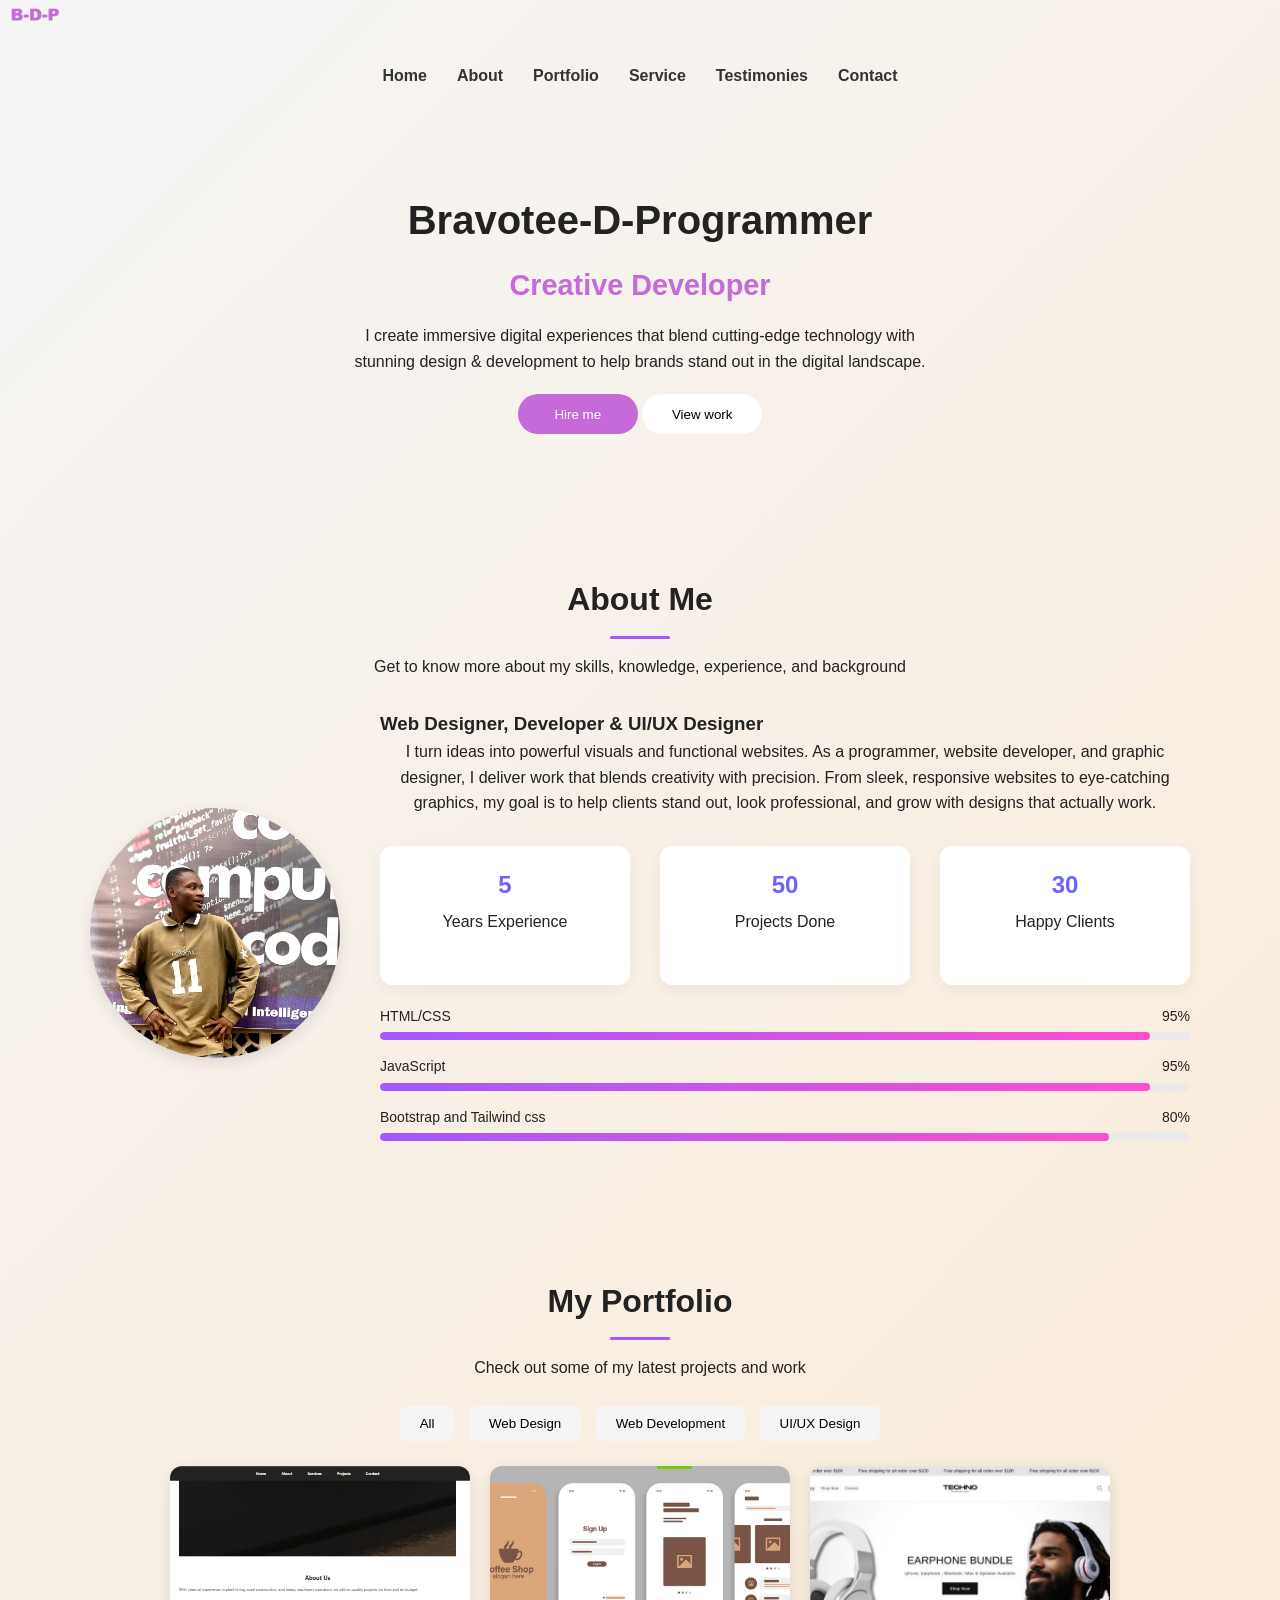
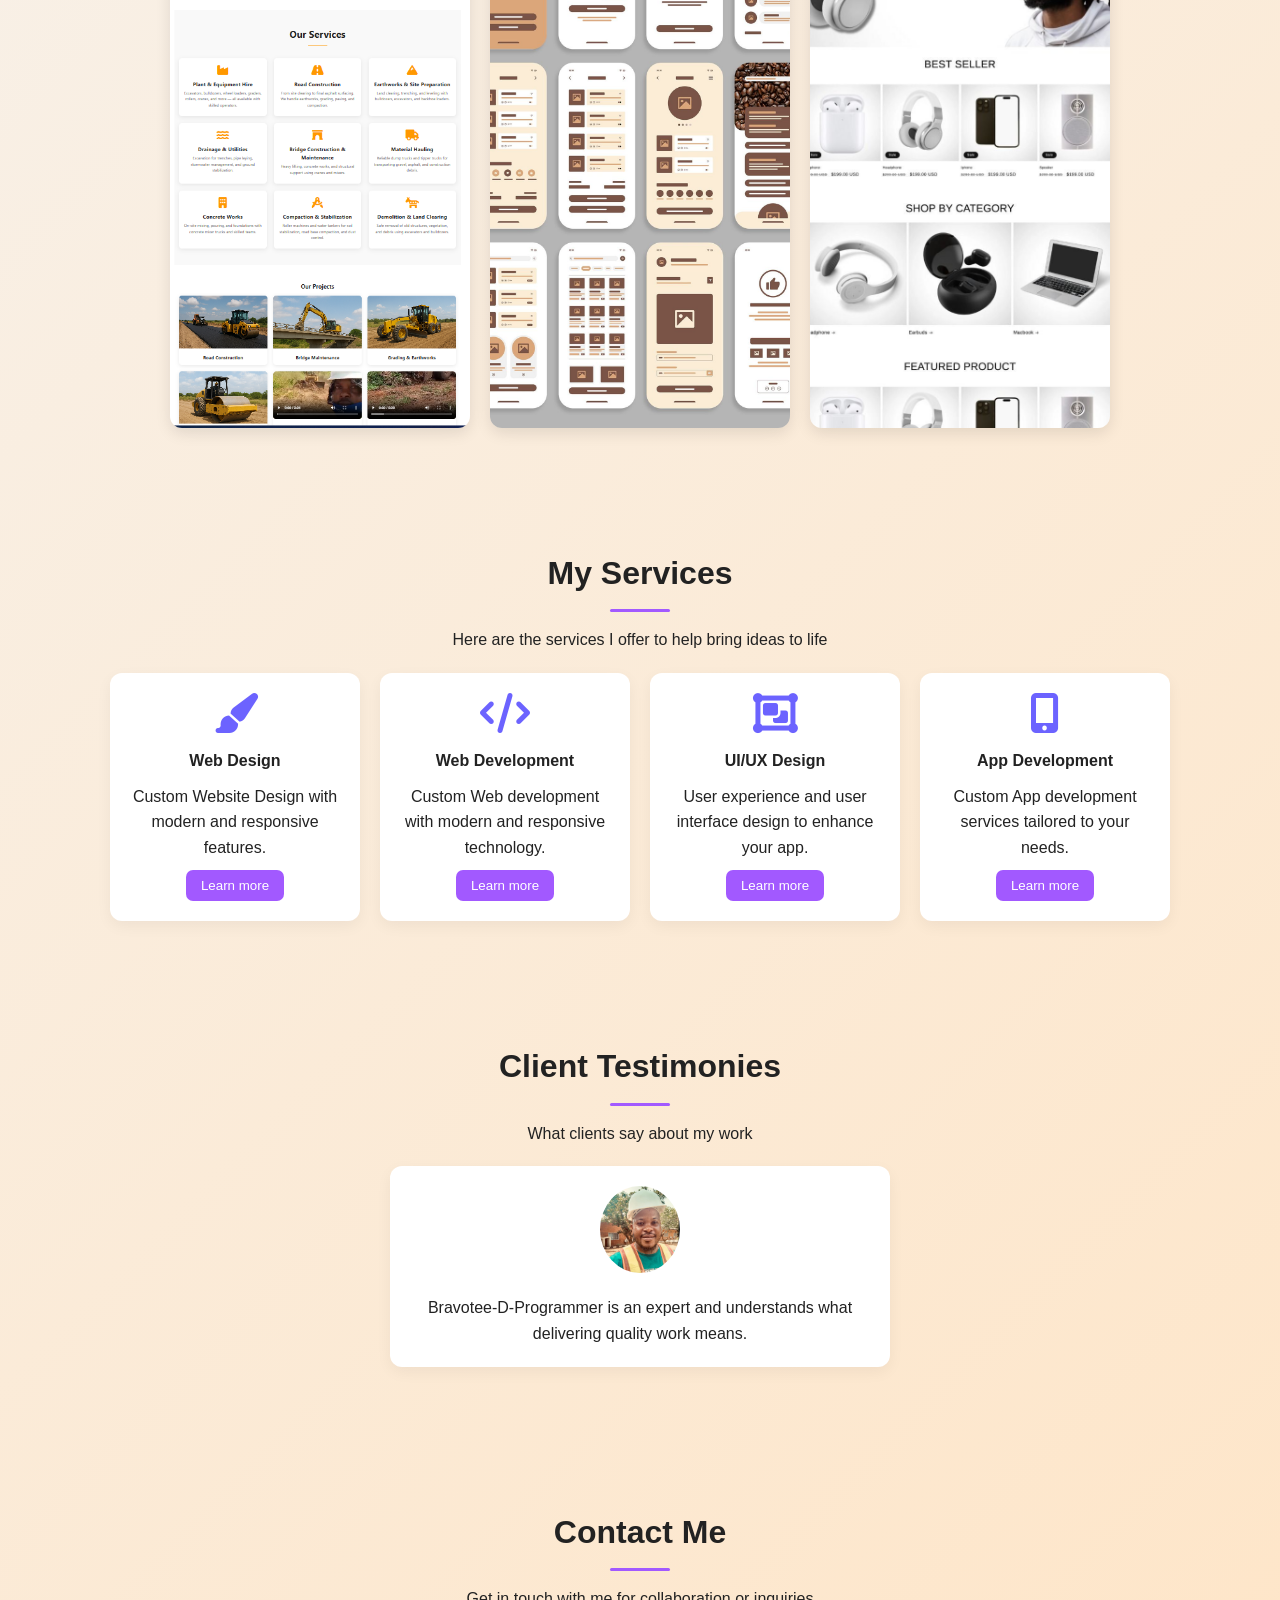
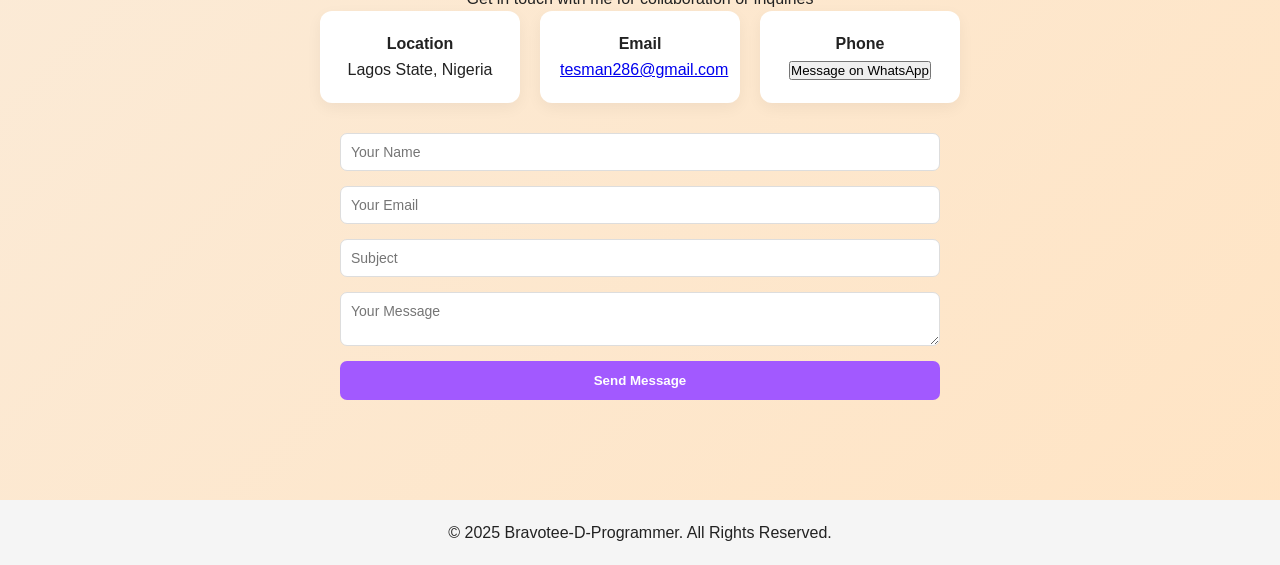
<file: index.html>
<!DOCTYPE html>
<html lang="en">
<head>
  <meta charset="UTF-8">
  <meta name="viewport" content="width=device-width, initial-scale=1.0">
  <title>Portfolio - Bravotee</title>
  <link rel="stylesheet" href="style.css">
  <link rel="stylesheet" href="https://cdnjs.cloudflare.com/ajax/libs/font-awesome/6.4.2/css/all.min.css">
</head>
</head>
<body>
  <img src="images/Picture2.png" style="width: 70px; height: 35px;">
  <!-- Navbar -->
  <nav class="navbar">
    <a href="index.html">Home</a>
    <a href="#abt">About</a>
    <a href="#prt">Portfolio</a>
    <a href="#service">Service</a>
    <a href="#testimonies">Testimonies</a>
    <a href="#contact">Contact</a>
  </nav>

  <!-- Hero Section -->
  <section class="hero">
    <h1>Bravotee-D-Programmer</h1>
    <h3>Creative Developer</h3>
    <p>
      I create immersive digital experiences that blend cutting-edge 
      technology with stunning design & development to help brands 
      stand out in the digital landscape.
    </p>
    <div class="hero-buttons">
      <a href="#contact"><button class="btn-primary">Hire me</button></a>
      <a href="#prt"><button class="btn-secondary">View work</button></a>
    </div>
  </section>

  <!-- About Section -->
  <section id="abt" class="about-section">
    <h2>About Me</h2>
    <p>Get to know more about my skills, knowledge, experience, and background</p>

    <div class="about">
      <img src="images/image.jpg" alt="Profile Picture">

      <div class="about-content">
        <h3>Web Designer, Developer & UI/UX Designer</h3>
        <p>
          I turn ideas into powerful visuals and functional websites. As a programmer, website developer, and graphic designer, I deliver work that blends creativity with precision. From sleek, responsive websites to eye-catching <br>graphics, my goal is to help clients stand out, look professional, and grow with designs that actually work.
        </p>

        <!-- Stats -->
        <div class="stats">
          <div class="stat-box">
            <h3>5</h3>
            <p>Years Experience</p>
          </div>
          <div class="stat-box">
            <h3>50</h3>
            <p>Projects Done</p>
          </div>
          <div class="stat-box">
            <h3>30</h3>
            <p>Happy Clients</p>
          </div>
        </div>

        <!-- Skills -->
        <div class="skills">
          <div class="skill">
            <div class="skill-name"><span>HTML/CSS</span><span>95%</span></div>
            <div class="progress"><div class="progress-bar" style="width: 95%"></div></div>
          </div>
          <div class="skill">
            <div class="skill-name"><span>JavaScript</span><span>95%</span></div>
            <div class="progress"><div class="progress-bar" style="width: 95%"></div></div>
          </div>
          <div class="skill">
            <div class="skill-name"><span>Bootstrap and Tailwind css</span><span>80%</span></div>
            <div class="progress"><div class="progress-bar" style="width: 90%"></div></div>
          </div>
        </div>
      </div>
    </div>
  </section>

  <!-- Portfolio Section -->
  <section id="prt" class="portfolio">
    <h2>My Portfolio</h2>
    <p>Check out some of my latest projects and work</p>

    <div class="portfolio-buttons">
      <button>All</button>
      <button>Web Design</button>
      <button>Web Development</button>
      <button>UI/UX Design</button>
    </div>

    <div class="portfolio-items">
      <img src="images/work 1.png" alt="Project 1">
      <img src="images/work 2.jpg" alt="Project 2">
      <img src="images/work 3.jpg" alt="Project 3">
    </div>
  </section>

  <!-- Services Section -->
 <!-- Services Section -->
<section id="service" class="services">
  <h2>My Services</h2>
  <p>Here are the services I offer to help bring ideas to life</p>

  <div class="service-cards">
    <div class="service-card">
      <i class="fa-solid fa-paintbrush"></i>
      <h6>Web Design</h6>
      <p>Custom Website Design with modern and responsive features.</p>
      <button>Learn more</button>
    </div>
    <div class="service-card">
      <i class="fa-solid fa-code"></i>
      <h6>Web Development</h6>
      <p>Custom Web development with modern and responsive technology.</p>
      <button>Learn more</button>
    </div>
    <div class="service-card">
      <i class="fa-solid fa-object-group"></i>
      <h6>UI/UX Design</h6>
      <p>User experience and user interface design to enhance your app.</p>
      <button>Learn more</button>
    </div>
    <div class="service-card">
      <i class="fa-solid fa-mobile-screen-button"></i>
      <h6>App Development</h6>
      <p>Custom App development services tailored to your needs.</p>
      <button>Learn more</button>
    </div>
  </div>
</section>

  <!-- Testimonies Section -->
  <section id="testimonies" class="testimonies">
    <h2>Client Testimonies</h2>
    <p>What clients say about my work</p>
    <div class="client-card">
      <img src="images/client.png" alt="Client">
      <p>Bravotee-D-Programmer is an expert and understands what delivering quality work means.</p>
    </div>
  </section>

  <!-- Contact Section -->
  <section id="contact" class="contact">
    <h2>Contact Me</h2>
    <p>Get in touch with me for collaboration or inquiries</p>

    <div class="contact-cards">
      <div class="contact-card">
        <h4>Location</h4>
        <p>Lagos State, Nigeria</p>
      </div>
      <div class="contact-card">
        <h4>Email</h4>
        <a href="mailto:tesman286.com?subject=Project%20Inquiry&body=Hello%20Bravotee,%20I%20would%20like%20to%20work%20with%20you." target="_blank">
  tesman286@gmail.com
</a>

      </div>
      <div class="contact-card">
        <h4>Phone</h4>
        <a href="https://wa.me/2348162456460?text=Hi%20I%20am%20interested%20in%20your%20Web%20Design%20service" target="_blank">
  <button>Message on WhatsApp</button>
</a>

      </div>
    </div>

  <form action="https://formspree.io/f/YOUR_FORM_ID" method="POST" class="contact-form">
  <input type="text" name="name" placeholder="Your Name" required>
  <input type="email" name="email" placeholder="Your Email" required>
  <input type="text" name="subject" placeholder="Subject" required>
  <textarea name="message" placeholder="Your Message" required></textarea>

  <!-- Optional hidden spam trap -->
  <input type="text" name="_honeypot" style="display:none">

  <!-- 🔹 Redirects after submit -->
  <input type="hidden" name="_redirect" value="https://yourdomain.com/thanks.html">

  <!-- Submit button stays last -->
  <button type="submit">Send Message</button>
</form>

  </section>

  <footer>
    <p>© 2025 Bravotee-D-Programmer. All Rights Reserved.</p>
  </footer>
</body>
</html>
</file>
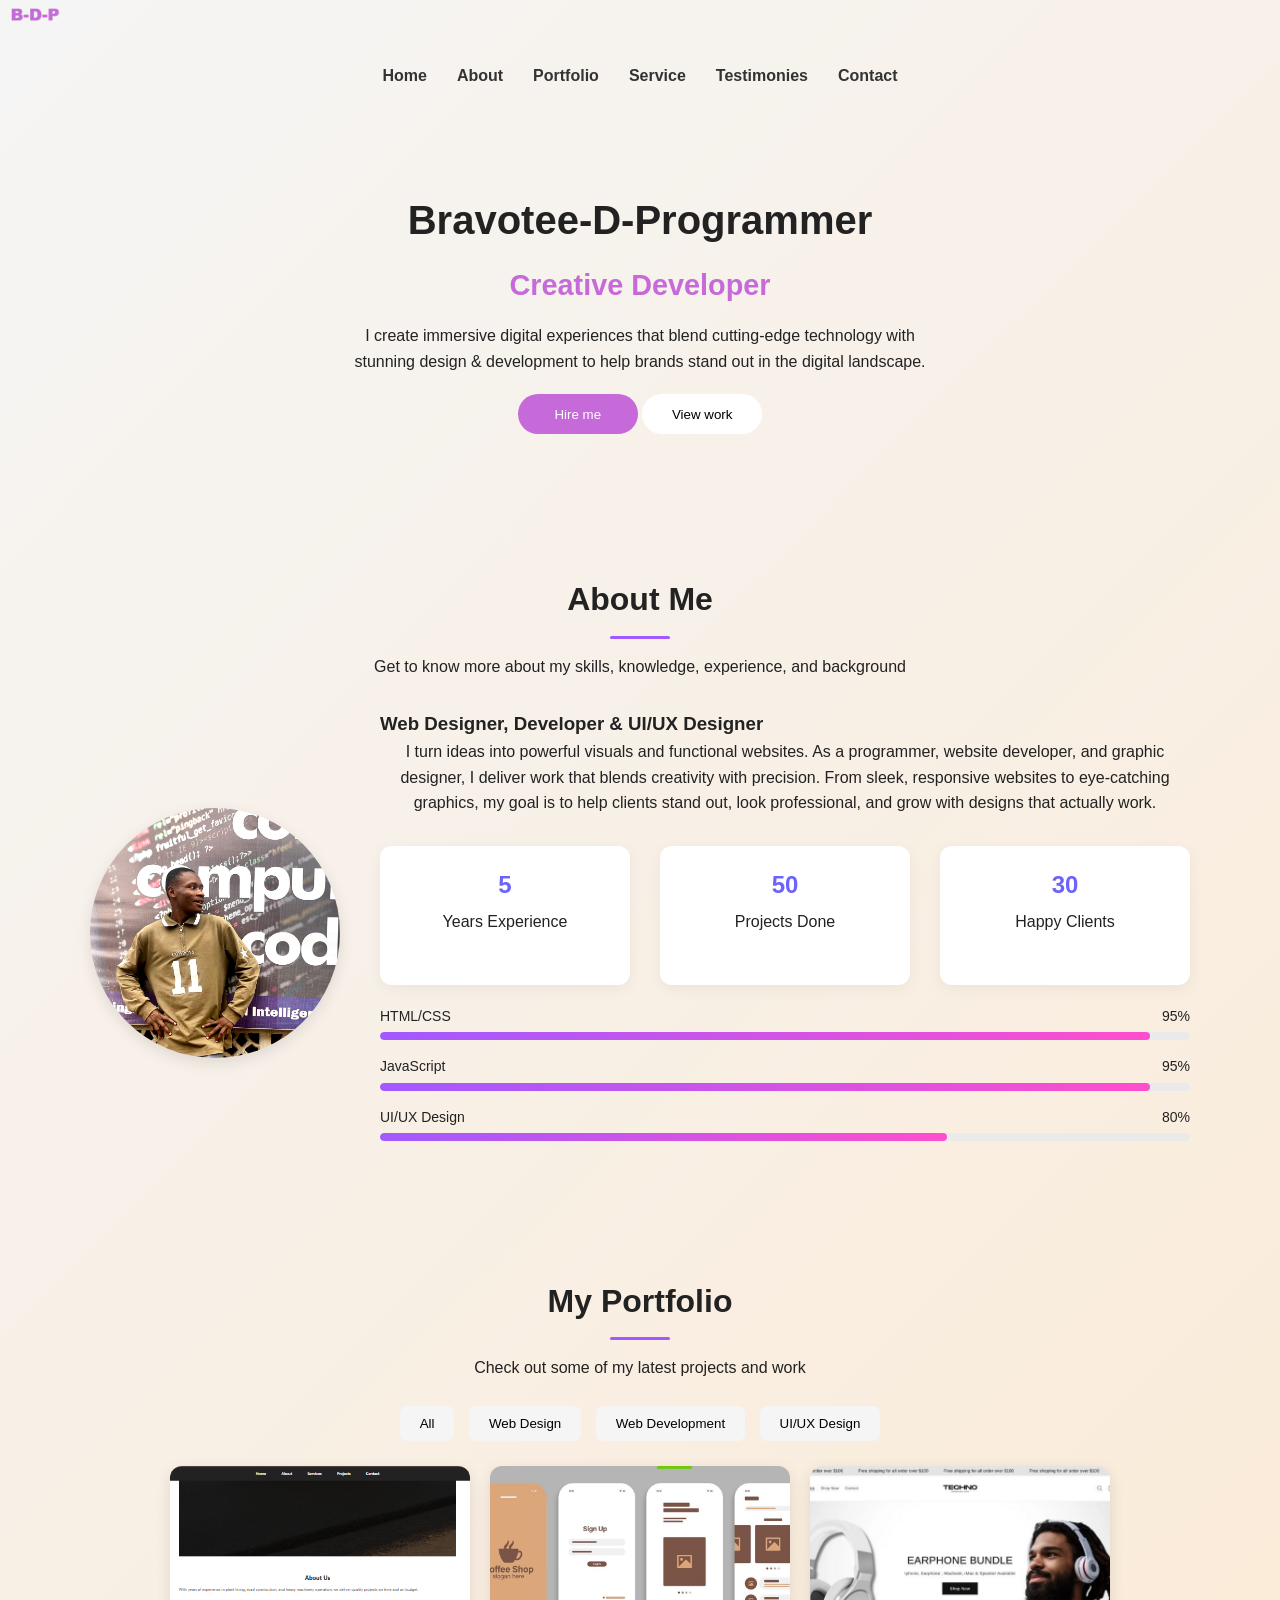
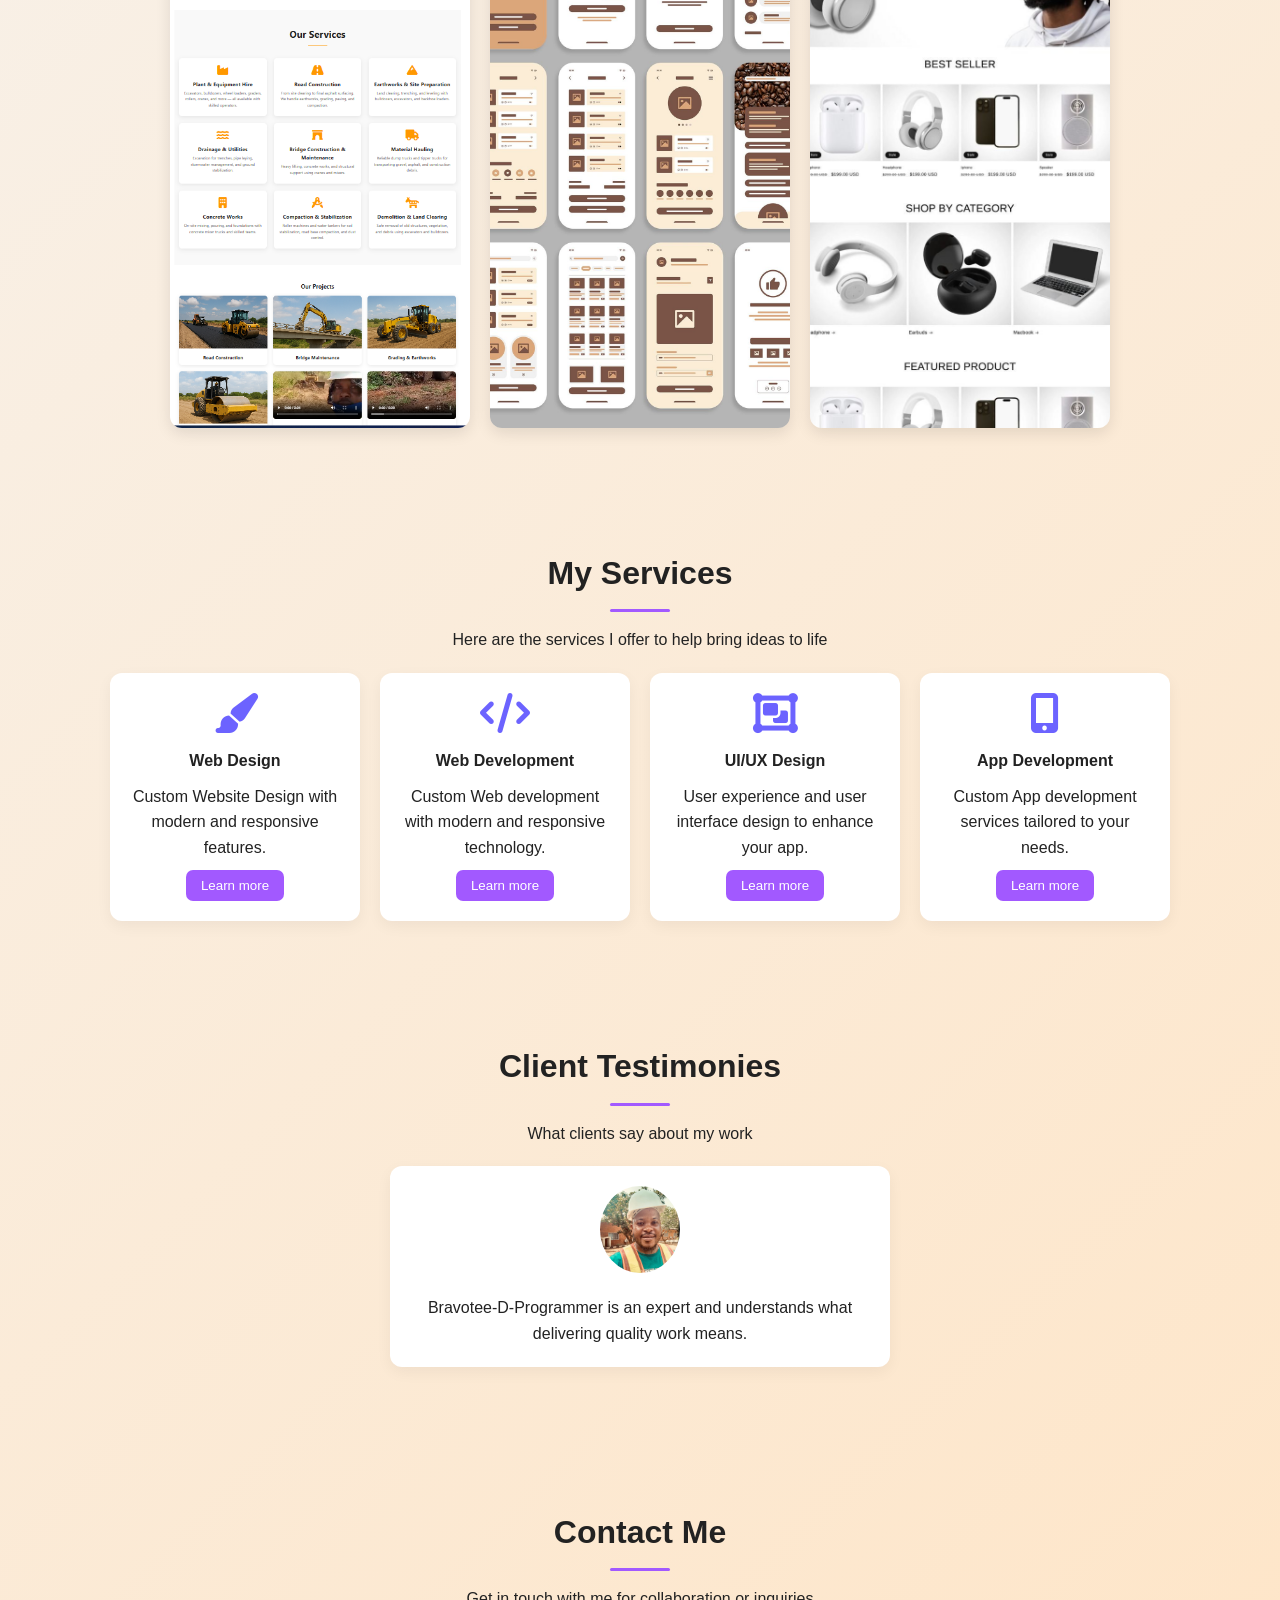
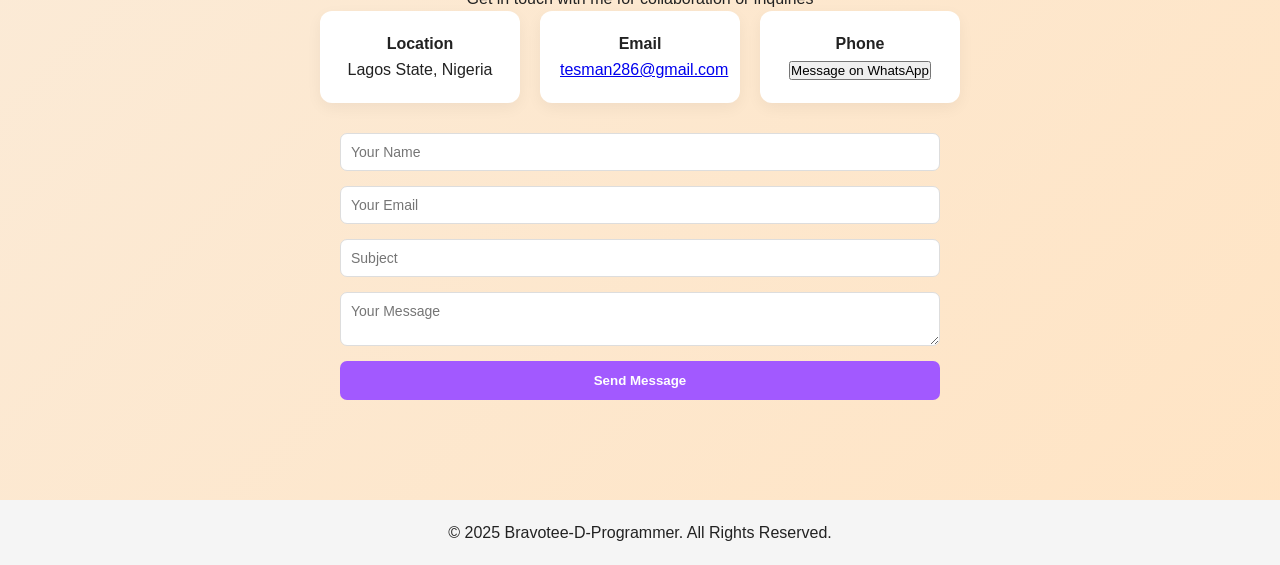
<file: PROFESSIONAL/index.html>
<!DOCTYPE html>
<html lang="en">
<head>
  <meta charset="UTF-8">
  <meta name="viewport" content="width=device-width, initial-scale=1.0">
  <title>Portfolio - Bravotee</title>
  <link rel="stylesheet" href="style.css">
  <link rel="stylesheet" href="https://cdnjs.cloudflare.com/ajax/libs/font-awesome/6.4.2/css/all.min.css">
</head>
</head>
<body>
  <img src="images/Picture2.png" style="width: 70px; height: 35px;">
  <!-- Navbar -->
  <nav class="navbar">
    <a href="index.html">Home</a>
    <a href="#abt">About</a>
    <a href="#prt">Portfolio</a>
    <a href="#service">Service</a>
    <a href="#testimonies">Testimonies</a>
    <a href="#contact">Contact</a>
  </nav>

  <!-- Hero Section -->
  <section class="hero">
    <h1>Bravotee-D-Programmer</h1>
    <h3>Creative Developer</h3>
    <p>
      I create immersive digital experiences that blend cutting-edge 
      technology with stunning design & development to help brands 
      stand out in the digital landscape.
    </p>
    <div class="hero-buttons">
      <a href="#contact"><button class="btn-primary">Hire me</button></a>
      <a href="#prt"><button class="btn-secondary">View work</button></a>
    </div>
  </section>

  <!-- About Section -->
  <section id="abt" class="about-section">
    <h2>About Me</h2>
    <p>Get to know more about my skills, knowledge, experience, and background</p>

    <div class="about">
      <img src="images/image.jpg" alt="Profile Picture">

      <div class="about-content">
        <h3>Web Designer, Developer & UI/UX Designer</h3>
        <p>
          I turn ideas into powerful visuals and functional websites. As a programmer, website developer, and graphic designer, I deliver work that blends creativity with precision. From sleek, responsive websites to eye-catching <br>graphics, my goal is to help clients stand out, look professional, and grow with designs that actually work.
        </p>

        <!-- Stats -->
        <div class="stats">
          <div class="stat-box">
            <h3>5</h3>
            <p>Years Experience</p>
          </div>
          <div class="stat-box">
            <h3>50</h3>
            <p>Projects Done</p>
          </div>
          <div class="stat-box">
            <h3>30</h3>
            <p>Happy Clients</p>
          </div>
        </div>

        <!-- Skills -->
        <div class="skills">
          <div class="skill">
            <div class="skill-name"><span>HTML/CSS</span><span>95%</span></div>
            <div class="progress"><div class="progress-bar" style="width: 95%"></div></div>
          </div>
          <div class="skill">
            <div class="skill-name"><span>JavaScript</span><span>95%</span></div>
            <div class="progress"><div class="progress-bar" style="width: 95%"></div></div>
          </div>
          <div class="skill">
            <div class="skill-name"><span>UI/UX Design</span><span>80%</span></div>
            <div class="progress"><div class="progress-bar" style="width: 70%"></div></div>
          </div>
        </div>
      </div>
    </div>
  </section>

  <!-- Portfolio Section -->
  <section id="prt" class="portfolio">
    <h2>My Portfolio</h2>
    <p>Check out some of my latest projects and work</p>

    <div class="portfolio-buttons">
      <button>All</button>
      <button>Web Design</button>
      <button>Web Development</button>
      <button>UI/UX Design</button>
    </div>

    <div class="portfolio-items">
      <img src="images/work 1.png" alt="Project 1">
      <img src="images/work 2.jpg" alt="Project 2">
      <img src="images/work 3.jpg" alt="Project 3">
    </div>
  </section>

  <!-- Services Section -->
 <!-- Services Section -->
<section id="service" class="services">
  <h2>My Services</h2>
  <p>Here are the services I offer to help bring ideas to life</p>

  <div class="service-cards">
    <div class="service-card">
      <i class="fa-solid fa-paintbrush"></i>
      <h6>Web Design</h6>
      <p>Custom Website Design with modern and responsive features.</p>
      <button>Learn more</button>
    </div>
    <div class="service-card">
      <i class="fa-solid fa-code"></i>
      <h6>Web Development</h6>
      <p>Custom Web development with modern and responsive technology.</p>
      <button>Learn more</button>
    </div>
    <div class="service-card">
      <i class="fa-solid fa-object-group"></i>
      <h6>UI/UX Design</h6>
      <p>User experience and user interface design to enhance your app.</p>
      <button>Learn more</button>
    </div>
    <div class="service-card">
      <i class="fa-solid fa-mobile-screen-button"></i>
      <h6>App Development</h6>
      <p>Custom App development services tailored to your needs.</p>
      <button>Learn more</button>
    </div>
  </div>
</section>

  <!-- Testimonies Section -->
  <section id="testimonies" class="testimonies">
    <h2>Client Testimonies</h2>
    <p>What clients say about my work</p>
    <div class="client-card">
      <img src="images/client.png" alt="Client">
      <p>Bravotee-D-Programmer is an expert and understands what delivering quality work means.</p>
    </div>
  </section>

  <!-- Contact Section -->
  <section id="contact" class="contact">
    <h2>Contact Me</h2>
    <p>Get in touch with me for collaboration or inquiries</p>

    <div class="contact-cards">
      <div class="contact-card">
        <h4>Location</h4>
        <p>Lagos State, Nigeria</p>
      </div>
      <div class="contact-card">
        <h4>Email</h4>
        <a href="mailto:tesman286.com?subject=Project%20Inquiry&body=Hello%20Bravotee,%20I%20would%20like%20to%20work%20with%20you." target="_blank">
  tesman286@gmail.com
</a>

      </div>
      <div class="contact-card">
        <h4>Phone</h4>
        <a href="https://wa.me/2348162456460?text=Hi%20I%20am%20interested%20in%20your%20Web%20Design%20service" target="_blank">
  <button>Message on WhatsApp</button>
</a>

      </div>
    </div>

  <form action="https://formspree.io/f/YOUR_FORM_ID" method="POST" class="contact-form">
  <input type="text" name="name" placeholder="Your Name" required>
  <input type="email" name="email" placeholder="Your Email" required>
  <input type="text" name="subject" placeholder="Subject" required>
  <textarea name="message" placeholder="Your Message" required></textarea>

  <!-- Optional hidden spam trap -->
  <input type="text" name="_honeypot" style="display:none">

  <!-- 🔹 Redirects after submit -->
  <input type="hidden" name="_redirect" value="https://yourdomain.com/thanks.html">

  <!-- Submit button stays last -->
  <button type="submit">Send Message</button>
</form>

  </section>

  <footer>
    <p>© 2025 Bravotee-D-Programmer. All Rights Reserved.</p>
  </footer>
</body>
</html>
</file>
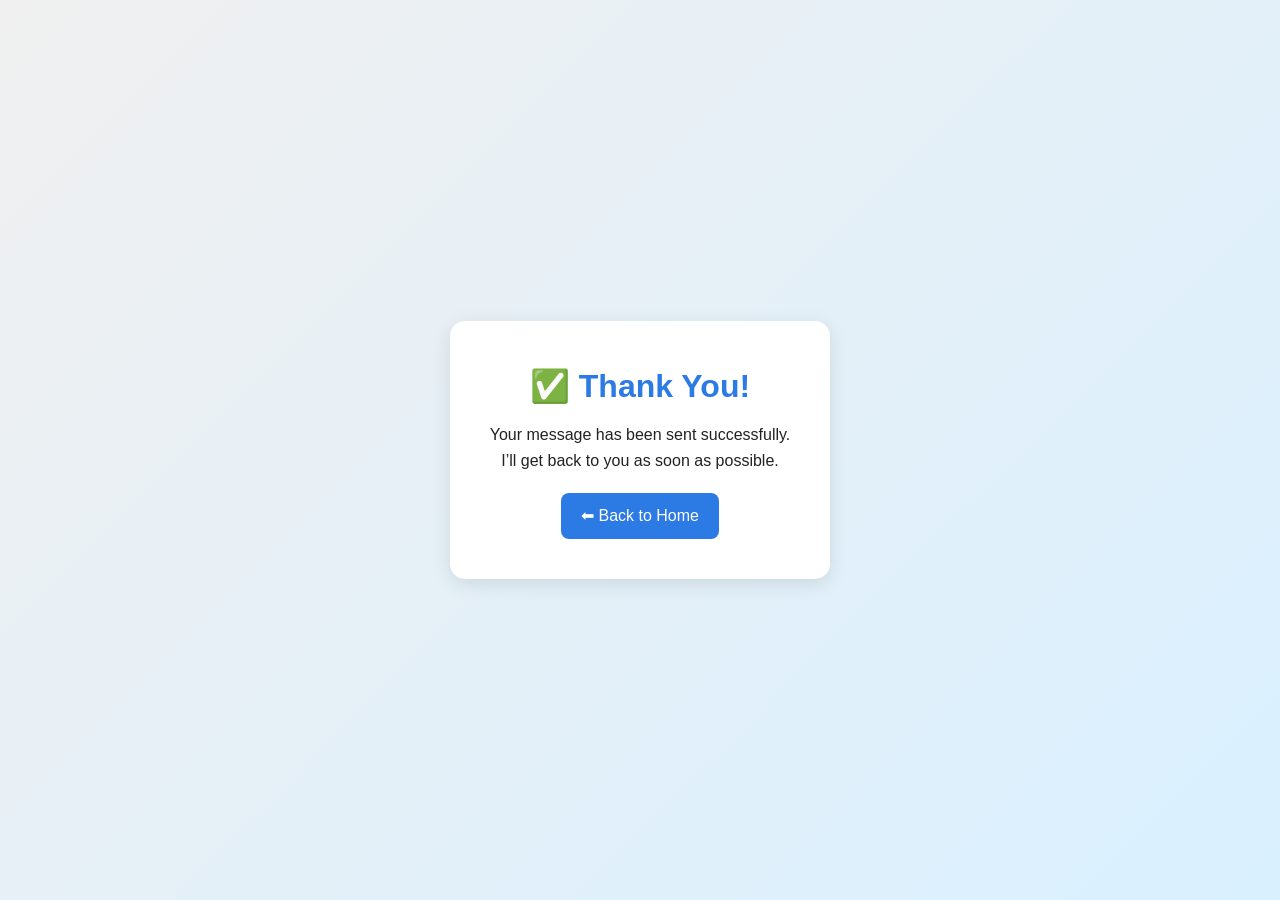
<file: thanks.html>
<!DOCTYPE html>
<html lang="en">
<head>
  <meta charset="UTF-8">
  <meta name="viewport" content="width=device-width, initial-scale=1.0">
  <title>Message Sent</title>
  <link rel="stylesheet" href="style.css">
  <style>
    body {
      display: flex;
      justify-content: center;
      align-items: center;
      height: 100vh;
      text-align: center;
      background: linear-gradient(135deg, #f0f0f0, #d9f0ff);
      font-family: Arial, sans-serif;
    }
    .thankyou {
      background: white;
      padding: 40px;
      border-radius: 15px;
      box-shadow: 0 5px 20px rgba(0,0,0,0.1);
      max-width: 400px;
    }
    .thankyou h1 {
      color: #2c7be5;
      margin-bottom: 10px;
    }
    .thankyou p {
      margin-bottom: 20px;
    }
    .thankyou a {
      display: inline-block;
      padding: 10px 20px;
      background: #2c7be5;
      color: white;
      border-radius: 8px;
      text-decoration: none;
      transition: background 0.3s;
    }
    .thankyou a:hover {
      background: #1a5bb8;
    }
  </style>
</head>
<body>
  <div class="thankyou">
    <h1>✅ Thank You!</h1>
    <p>Your message has been sent successfully.<br>
    I’ll get back to you as soon as possible.</p>
    <a href="index.html">⬅ Back to Home</a>
  </div>
</body>
</html>
</file>
<file: style.css>
/* === Global Reset === */
* {
  margin: 0;
  padding: 0;
  box-sizing: border-box;
  font-family: "Segoe UI", Tahoma, Geneva, Verdana, sans-serif;
}

body {
  background: linear-gradient(135deg, whitesmoke 0%, bisque 100%);
  color: #222;
  line-height: 1.6;
}

/* === Navbar === */
.navbar {
  display: flex;
  justify-content: center;
  gap: 30px;
  padding: 20px;
  background: transparent;
  font-weight: bold;
}

.navbar a {
  text-decoration: none;
  color: #333;
  transition: color 0.3s;
}

.navbar a:hover {
  color: #a259ff;
}

/* === Hero Section === */
.hero {
  text-align: center;
  padding: 80px 20px;
}

.hero h1 {
  font-size: 2.5rem;
}

.hero h3 {
  font-size: 1.8rem;
  color: rgb(198, 105, 217);
  margin: 10px 0;
}

.hero p {
  margin: 15px 0;
  max-width: 600px;
  margin-inline: auto;
}

.hero-buttons {
  margin-top: 20px;
}

.hero button {
  border-radius: 30px;
  height: 40px;
  width: 120px;
  border: none;
  cursor: pointer;
  transition: 0.3s;
}

.btn-primary {
  background: rgb(198, 105, 217);
  color: #fff;
}

.btn-primary:hover {
  background: #a259ff;
}

.btn-secondary {
  background: #fff;
  border: 2px solid rgb(198, 105, 217);
}

.btn-secondary:hover {
  background: rgb(198, 105, 217);
  color: #fff;
}

/* === Section Titles === */
h2 {
  text-align: center;
  font-size: 2rem;
  margin-bottom: 15px;
  position: relative;
}

h2::after {
  content: "";
  display: block;
  margin: 10px auto;
  width: 60px;
  height: 3px;
  background: #a259ff;
  border-radius: 5px;
}

/* === About Section === */
.about-section {
  padding: 60px 20px;
}

.about-section p {
  text-align: center;
  margin-bottom: 30px;
}

.about {
  display: flex;
  align-items: center;
  justify-content: space-between;
  gap: 40px;
  flex-wrap: wrap;
  max-width: 1100px;
  margin: auto;
}

.about img {
  width: 250px;
  height: 250px;
  object-fit: cover;
  border-radius: 50%;
  box-shadow: 0px 5px 15px rgba(0,0,0,0.1);
}

.about-content {
  flex: 1;
}

/* === Stats === */
.stats {
  display: flex;
  gap: 30px;
  margin: 20px 0;
  flex-wrap: wrap;
}

.stat-box {
  background: #fff;
  padding: 20px;
  border-radius: 12px;
  box-shadow: 0px 4px 15px rgba(0,0,0,0.05);
  text-align: center;
  flex: 1;
}

.stat-box h3 {
  font-size: 1.5rem;
  color: #6c63ff;
  margin-bottom: 5px;
}

/* === Skills === */
.skills {
  margin-top: 20px;
}

.skill {
  margin-bottom: 15px;
}

.skill-name {
  display: flex;
  justify-content: space-between;
  margin-bottom: 5px;
  font-size: 14px;
}

.progress {
  background: #eaeaea;
  height: 8px;
  border-radius: 10px;
  overflow: hidden;
}

.progress-bar {
  height: 100%;
  border-radius: 10px;
  background: linear-gradient(90deg, #a259ff, #ff4ecd);
}

/* === Portfolio Section === */
.portfolio {
  padding: 60px 20px;
  text-align: center;
}

.portfolio-buttons {
  margin: 20px 0;
}

.portfolio-buttons button {
  border: none;
  padding: 10px 20px;
  margin: 5px;
  border-radius: 7px;
  background: #f5f5f5;
  cursor: pointer;
  transition: 0.3s;
}

.portfolio-buttons button:hover {
  background: #a259ff;
  color: #fff;
}

.portfolio-items {
  display: flex;
  gap: 20px;
  flex-wrap: wrap;
  justify-content: center;
}

.portfolio-items img {
  width: 300px;
  border-radius: 12px;
  box-shadow: 0px 5px 15px rgba(0,0,0,0.1);
  object-fit: cover;
}

/* === Services === */
.services {
  padding: 60px 20px;
  text-align: center;
}

.service-cards {
  display: flex;
  gap: 20px;
  flex-wrap: wrap;
  justify-content: center;
  margin-top: 20px;
}

.service-card {
  background: #fff;
  padding: 20px;
  border-radius: 12px;
  box-shadow: 0px 5px 15px rgba(0,0,0,0.05);
  width: 250px;
  text-align: center;
}

.service-card h6 {
  font-size: 1rem;
  margin-bottom: 10px;
}

.service-card button {
  margin-top: 10px;
  border: none;
  padding: 8px 15px;
  border-radius: 7px;
  background: #a259ff;
  color: #fff;
  cursor: pointer;
  transition: 0.3s;
}

.service-card button:hover {
  background: #6c63ff;
}

/* === Testimonies === */
.testimonies {
  padding: 60px 20px;
  text-align: center;
}

.client-card {
  background: #fff;
  padding: 20px;
  border-radius: 12px;
  max-width: 500px;
  margin: 20px auto;
  box-shadow: 0px 5px 15px rgba(0,0,0,0.05);
}

.client-card img {
  width: 80px;
  border-radius: 50%;
  margin-bottom: 15px;
}

/* === Contact Section === */
.contact {
  padding: 60px 20px;
  text-align: center;
}

.contact-cards {
  display: flex;
  gap: 20px;
  flex-wrap: wrap;
  justify-content: center;
  margin-bottom: 30px;
}

.contact-card {
  background: #fff;
  padding: 20px;
  border-radius: 12px;
  box-shadow: 0px 5px 15px rgba(0,0,0,0.05);
  width: 200px;
}

.contact-form {
  max-width: 600px;
  margin: auto;
  display: flex;
  flex-direction: column;
  gap: 15px;
}

.contact-form input,
.contact-form textarea {
  padding: 10px;
  border: 1px solid #ddd;
  border-radius: 7px;
  font-size: 14px;
}

.contact-form button {
  border: none;
  padding: 12px;
  border-radius: 7px;
  background: #a259ff;
  color: #fff;
  font-weight: bold;
  cursor: pointer;
  transition: 0.3s;
}

.contact-form button:hover {
  background: #6c63ff;
}

/* === Footer === */
footer {
  text-align: center;
  padding: 20px;
  background: #f5f5f5;
  margin-top: 40px;
}
/* Service card icons styling */
.service-card i {
  font-size: 40px;
  color: #6c63ff; /* pick your brand color */
  margin-bottom: 15px;
  transition: transform 0.3s ease, color 0.3s ease;
}

/* Hover effect on icons */
.service-card:hover i {
  transform: scale(1.2) rotate(5deg);
  color: #0099ff; /* changes color on hover */
}

/* Optional glow effect */
.service-card:hover i {
  text-shadow: 0 0 10px rgba(0, 153, 255, 0.6);
}
</file>
<file: PROFESSIONAL/style.css>
/* === Global Reset === */
* {
  margin: 0;
  padding: 0;
  box-sizing: border-box;
  font-family: "Segoe UI", Tahoma, Geneva, Verdana, sans-serif;
}

body {
  background: linear-gradient(135deg, whitesmoke 0%, bisque 100%);
  color: #222;
  line-height: 1.6;
}

/* === Navbar === */
.navbar {
  display: flex;
  justify-content: center;
  gap: 30px;
  padding: 20px;
  background: transparent;
  font-weight: bold;
}

.navbar a {
  text-decoration: none;
  color: #333;
  transition: color 0.3s;
}

.navbar a:hover {
  color: #a259ff;
}

/* === Hero Section === */
.hero {
  text-align: center;
  padding: 80px 20px;
}

.hero h1 {
  font-size: 2.5rem;
}

.hero h3 {
  font-size: 1.8rem;
  color: rgb(198, 105, 217);
  margin: 10px 0;
}

.hero p {
  margin: 15px 0;
  max-width: 600px;
  margin-inline: auto;
}

.hero-buttons {
  margin-top: 20px;
}

.hero button {
  border-radius: 30px;
  height: 40px;
  width: 120px;
  border: none;
  cursor: pointer;
  transition: 0.3s;
}

.btn-primary {
  background: rgb(198, 105, 217);
  color: #fff;
}

.btn-primary:hover {
  background: #a259ff;
}

.btn-secondary {
  background: #fff;
  border: 2px solid rgb(198, 105, 217);
}

.btn-secondary:hover {
  background: rgb(198, 105, 217);
  color: #fff;
}

/* === Section Titles === */
h2 {
  text-align: center;
  font-size: 2rem;
  margin-bottom: 15px;
  position: relative;
}

h2::after {
  content: "";
  display: block;
  margin: 10px auto;
  width: 60px;
  height: 3px;
  background: #a259ff;
  border-radius: 5px;
}

/* === About Section === */
.about-section {
  padding: 60px 20px;
}

.about-section p {
  text-align: center;
  margin-bottom: 30px;
}

.about {
  display: flex;
  align-items: center;
  justify-content: space-between;
  gap: 40px;
  flex-wrap: wrap;
  max-width: 1100px;
  margin: auto;
}

.about img {
  width: 250px;
  height: 250px;
  object-fit: cover;
  border-radius: 50%;
  box-shadow: 0px 5px 15px rgba(0,0,0,0.1);
}

.about-content {
  flex: 1;
}

/* === Stats === */
.stats {
  display: flex;
  gap: 30px;
  margin: 20px 0;
  flex-wrap: wrap;
}

.stat-box {
  background: #fff;
  padding: 20px;
  border-radius: 12px;
  box-shadow: 0px 4px 15px rgba(0,0,0,0.05);
  text-align: center;
  flex: 1;
}

.stat-box h3 {
  font-size: 1.5rem;
  color: #6c63ff;
  margin-bottom: 5px;
}

/* === Skills === */
.skills {
  margin-top: 20px;
}

.skill {
  margin-bottom: 15px;
}

.skill-name {
  display: flex;
  justify-content: space-between;
  margin-bottom: 5px;
  font-size: 14px;
}

.progress {
  background: #eaeaea;
  height: 8px;
  border-radius: 10px;
  overflow: hidden;
}

.progress-bar {
  height: 100%;
  border-radius: 10px;
  background: linear-gradient(90deg, #a259ff, #ff4ecd);
}

/* === Portfolio Section === */
.portfolio {
  padding: 60px 20px;
  text-align: center;
}

.portfolio-buttons {
  margin: 20px 0;
}

.portfolio-buttons button {
  border: none;
  padding: 10px 20px;
  margin: 5px;
  border-radius: 7px;
  background: #f5f5f5;
  cursor: pointer;
  transition: 0.3s;
}

.portfolio-buttons button:hover {
  background: #a259ff;
  color: #fff;
}

.portfolio-items {
  display: flex;
  gap: 20px;
  flex-wrap: wrap;
  justify-content: center;
}

.portfolio-items img {
  width: 300px;
  border-radius: 12px;
  box-shadow: 0px 5px 15px rgba(0,0,0,0.1);
  object-fit: cover;
}

/* === Services === */
.services {
  padding: 60px 20px;
  text-align: center;
}

.service-cards {
  display: flex;
  gap: 20px;
  flex-wrap: wrap;
  justify-content: center;
  margin-top: 20px;
}

.service-card {
  background: #fff;
  padding: 20px;
  border-radius: 12px;
  box-shadow: 0px 5px 15px rgba(0,0,0,0.05);
  width: 250px;
  text-align: center;
}

.service-card h6 {
  font-size: 1rem;
  margin-bottom: 10px;
}

.service-card button {
  margin-top: 10px;
  border: none;
  padding: 8px 15px;
  border-radius: 7px;
  background: #a259ff;
  color: #fff;
  cursor: pointer;
  transition: 0.3s;
}

.service-card button:hover {
  background: #6c63ff;
}

/* === Testimonies === */
.testimonies {
  padding: 60px 20px;
  text-align: center;
}

.client-card {
  background: #fff;
  padding: 20px;
  border-radius: 12px;
  max-width: 500px;
  margin: 20px auto;
  box-shadow: 0px 5px 15px rgba(0,0,0,0.05);
}

.client-card img {
  width: 80px;
  border-radius: 50%;
  margin-bottom: 15px;
}

/* === Contact Section === */
.contact {
  padding: 60px 20px;
  text-align: center;
}

.contact-cards {
  display: flex;
  gap: 20px;
  flex-wrap: wrap;
  justify-content: center;
  margin-bottom: 30px;
}

.contact-card {
  background: #fff;
  padding: 20px;
  border-radius: 12px;
  box-shadow: 0px 5px 15px rgba(0,0,0,0.05);
  width: 200px;
}

.contact-form {
  max-width: 600px;
  margin: auto;
  display: flex;
  flex-direction: column;
  gap: 15px;
}

.contact-form input,
.contact-form textarea {
  padding: 10px;
  border: 1px solid #ddd;
  border-radius: 7px;
  font-size: 14px;
}

.contact-form button {
  border: none;
  padding: 12px;
  border-radius: 7px;
  background: #a259ff;
  color: #fff;
  font-weight: bold;
  cursor: pointer;
  transition: 0.3s;
}

.contact-form button:hover {
  background: #6c63ff;
}

/* === Footer === */
footer {
  text-align: center;
  padding: 20px;
  background: #f5f5f5;
  margin-top: 40px;
}
/* Service card icons styling */
.service-card i {
  font-size: 40px;
  color: #6c63ff; /* pick your brand color */
  margin-bottom: 15px;
  transition: transform 0.3s ease, color 0.3s ease;
}

/* Hover effect on icons */
.service-card:hover i {
  transform: scale(1.2) rotate(5deg);
  color: #0099ff; /* changes color on hover */
}

/* Optional glow effect */
.service-card:hover i {
  text-shadow: 0 0 10px rgba(0, 153, 255, 0.6);
}
</file>
